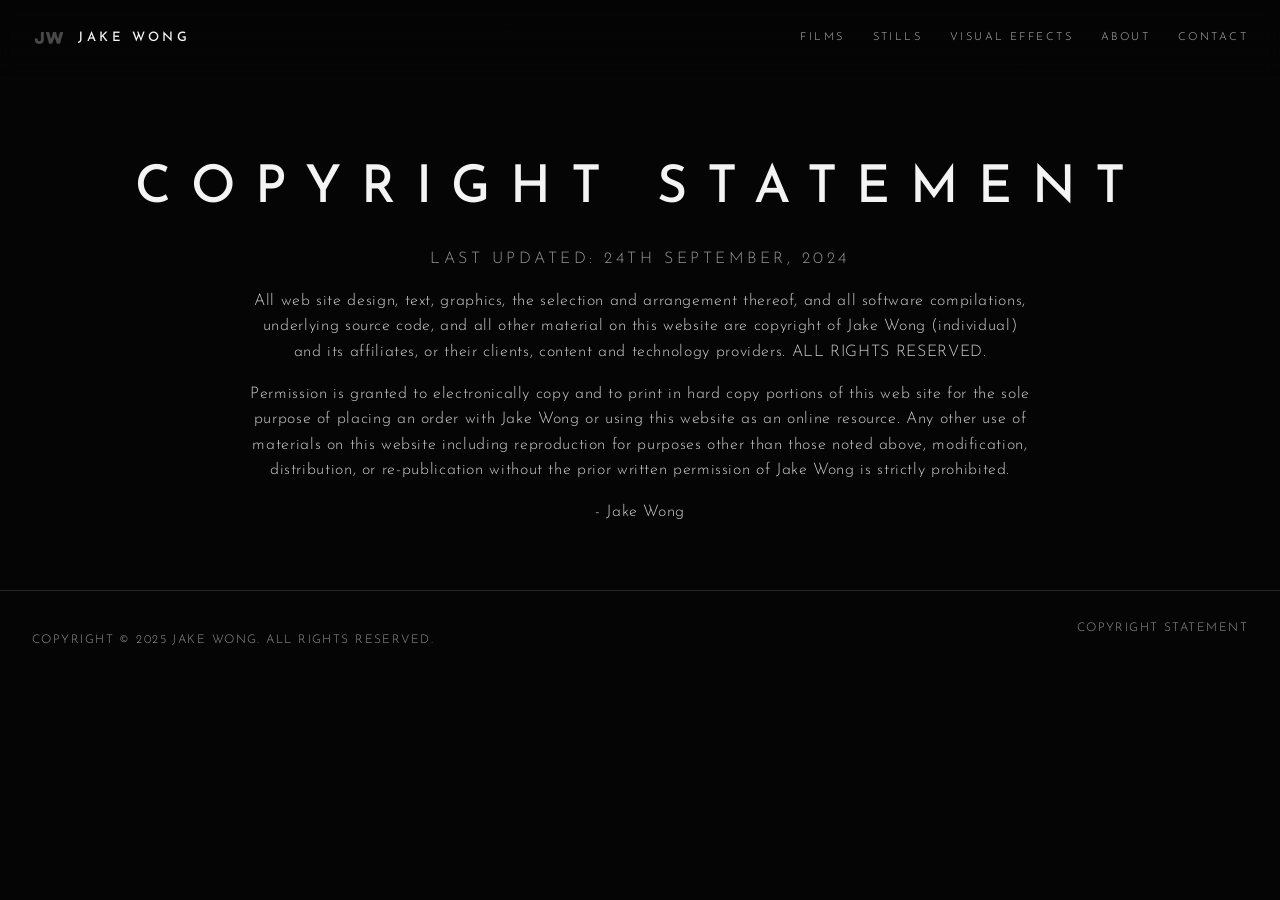
<file: copyright.html>
<!DOCTYPE html>
<html lang="en">
<head>
  <meta charset="UTF-8">
  <meta name="viewport" content="width=device-width, initial-scale=1">
  <title>Copyright Statement | Jake Wong</title>
  <meta name="description" content="Copyright statement for jake-wong.com.">
  <link rel="icon" href="assets/images/web/4fa14d_7be3fbebd9a24fb7afb45a71a36d81fd~mv2.png">
  <link rel="preconnect" href="https://fonts.googleapis.com">
  <link rel="preconnect" href="https://fonts.gstatic.com" crossorigin>
  <link href="https://fonts.googleapis.com/css2?family=Josefin+Sans:ital,wght@0,300;0,400;0,500;0,600;1,300&display=swap" rel="stylesheet">
  <link rel="stylesheet" href="assets/css/styles.css">
</head>
<body>
<header class="site-header">
  <a class="brand" href="index.html"><img src="assets/images/web/4fa14d_7be3fbebd9a24fb7afb45a71a36d81fd~mv2.png" alt="Jake Wong"><span>JAKE WONG</span></a>
  <button class="nav-toggle" aria-label="Menu"><span></span></button>
  <nav class="nav">
    <a href="index.html#films">Films</a>
    <a href="index.html#stills">Stills</a>
    <a href="index.html#visual-effects">Visual Effects</a>
    <a href="index.html#about">About</a>
    <a href="index.html#contact">Contact</a>
  </nav>
</header>

<section class="page-hero">
  <h1>Copyright Statement</h1>
  <p class="tag">Last updated: 24th September, 2024</p>
  <div class="legal">
    <p>All web site design, text, graphics, the selection and arrangement thereof, and all software compilations, underlying source code, and all other material on this website are copyright of Jake Wong (individual) and its affiliates, or their clients, content and technology providers. ALL RIGHTS RESERVED.</p>
    <p>Permission is granted to electronically copy and to print in hard copy portions of this web site for the sole purpose of placing an order with Jake Wong or using this website as an online resource. Any other use of materials on this website including reproduction for purposes other than those noted above, modification, distribution, or re-publication without the prior written permission of Jake Wong is strictly prohibited.</p>
    <p>- Jake Wong</p>
  </div>
</section>

<footer class="site-footer">
  <p>Copyright &copy; 2025 Jake Wong. All Rights Reserved.</p>
  <a href="copyright.html">Copyright Statement</a>
</footer>
<div class="lightbox" aria-hidden="true"><button class="lightbox-close" aria-label="Close">&times;</button><img alt=""></div>
<script src="assets/js/main.js"></script>
</body>
</html>
</file>
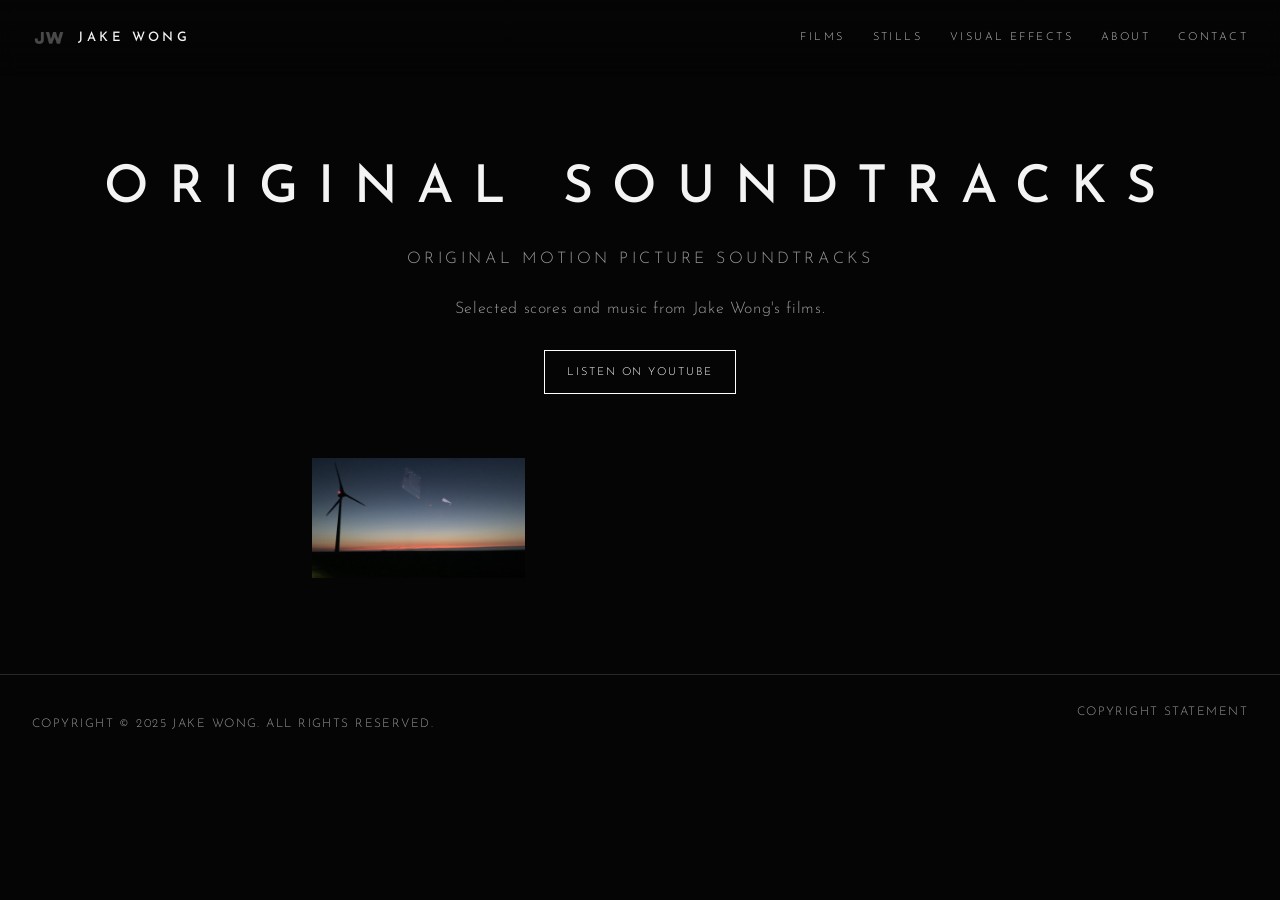
<file: soundtracks.html>
<!DOCTYPE html>
<html lang="en">
<head>
  <meta charset="UTF-8">
  <meta name="viewport" content="width=device-width, initial-scale=1">
  <title>Jake Wong | Original Soundtracks</title>
  <meta name="description" content="Original motion picture soundtracks by Jake Wong.">
  <link rel="icon" href="assets/images/web/4fa14d_7be3fbebd9a24fb7afb45a71a36d81fd~mv2.png">
  <link rel="preconnect" href="https://fonts.googleapis.com">
  <link rel="preconnect" href="https://fonts.gstatic.com" crossorigin>
  <link href="https://fonts.googleapis.com/css2?family=Josefin+Sans:ital,wght@0,300;0,400;0,500;0,600;1,300&display=swap" rel="stylesheet">
  <link rel="stylesheet" href="assets/css/styles.css">
</head>
<body>
<header class="site-header">
  <a class="brand" href="index.html"><img src="assets/images/web/4fa14d_7be3fbebd9a24fb7afb45a71a36d81fd~mv2.png" alt="Jake Wong"><span>JAKE WONG</span></a>
  <button class="nav-toggle" aria-label="Menu"><span></span></button>
  <nav class="nav">
    <a href="index.html#films">Films</a>
    <a href="index.html#stills">Stills</a>
    <a href="index.html#visual-effects">Visual Effects</a>
    <a href="index.html#about">About</a>
    <a href="index.html#contact">Contact</a>
  </nav>
</header>

<section class="page-hero">
  <h1>Original Soundtracks</h1>
  <p class="tag">Original motion picture soundtracks</p>
  <p class="credits">Selected scores and music from Jake Wong's films.</p>
  <p style="margin-top:28px"><a class="btn" href="https://www.youtube.com/@Jake-Wong" target="_blank" rel="noopener">Listen on YouTube</a></p>
</section>
<div class="shot-grid" style="max-width:720px">
<a class="shot" href="assets/images/web/4fa14d_0d6f162febf74e8cac406964ced6bd1c~mv2.jpg" data-full="assets/images/web/4fa14d_0d6f162febf74e8cac406964ced6bd1c~mv2.jpg"><img src="assets/images/web/4fa14d_0d6f162febf74e8cac406964ced6bd1c~mv2.jpg" alt="" loading="lazy"></a>
</div>

<footer class="site-footer">
  <p>Copyright &copy; 2025 Jake Wong. All Rights Reserved.</p>
  <a href="copyright.html">Copyright Statement</a>
</footer>
<div class="lightbox" aria-hidden="true"><button class="lightbox-close" aria-label="Close">&times;</button><img alt=""></div>
<script src="assets/js/main.js"></script>
</body>
</html>
</file>
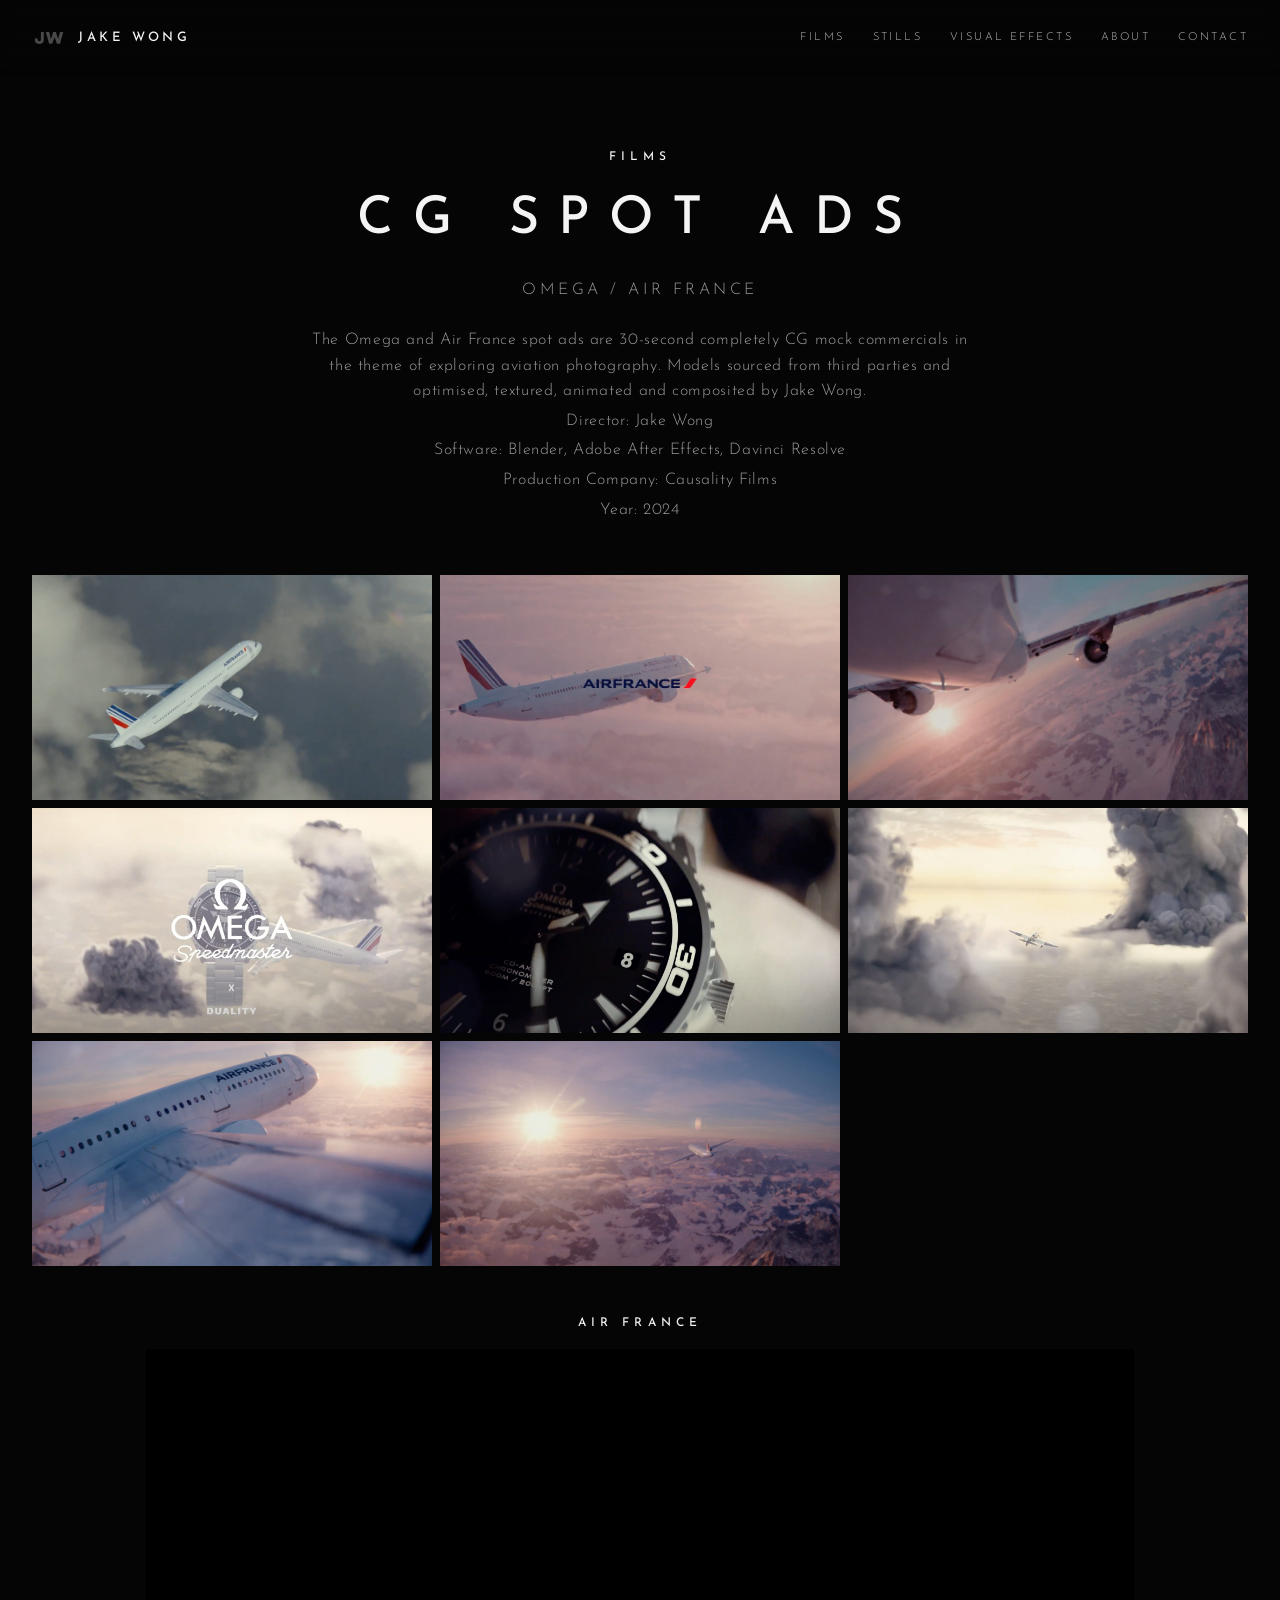
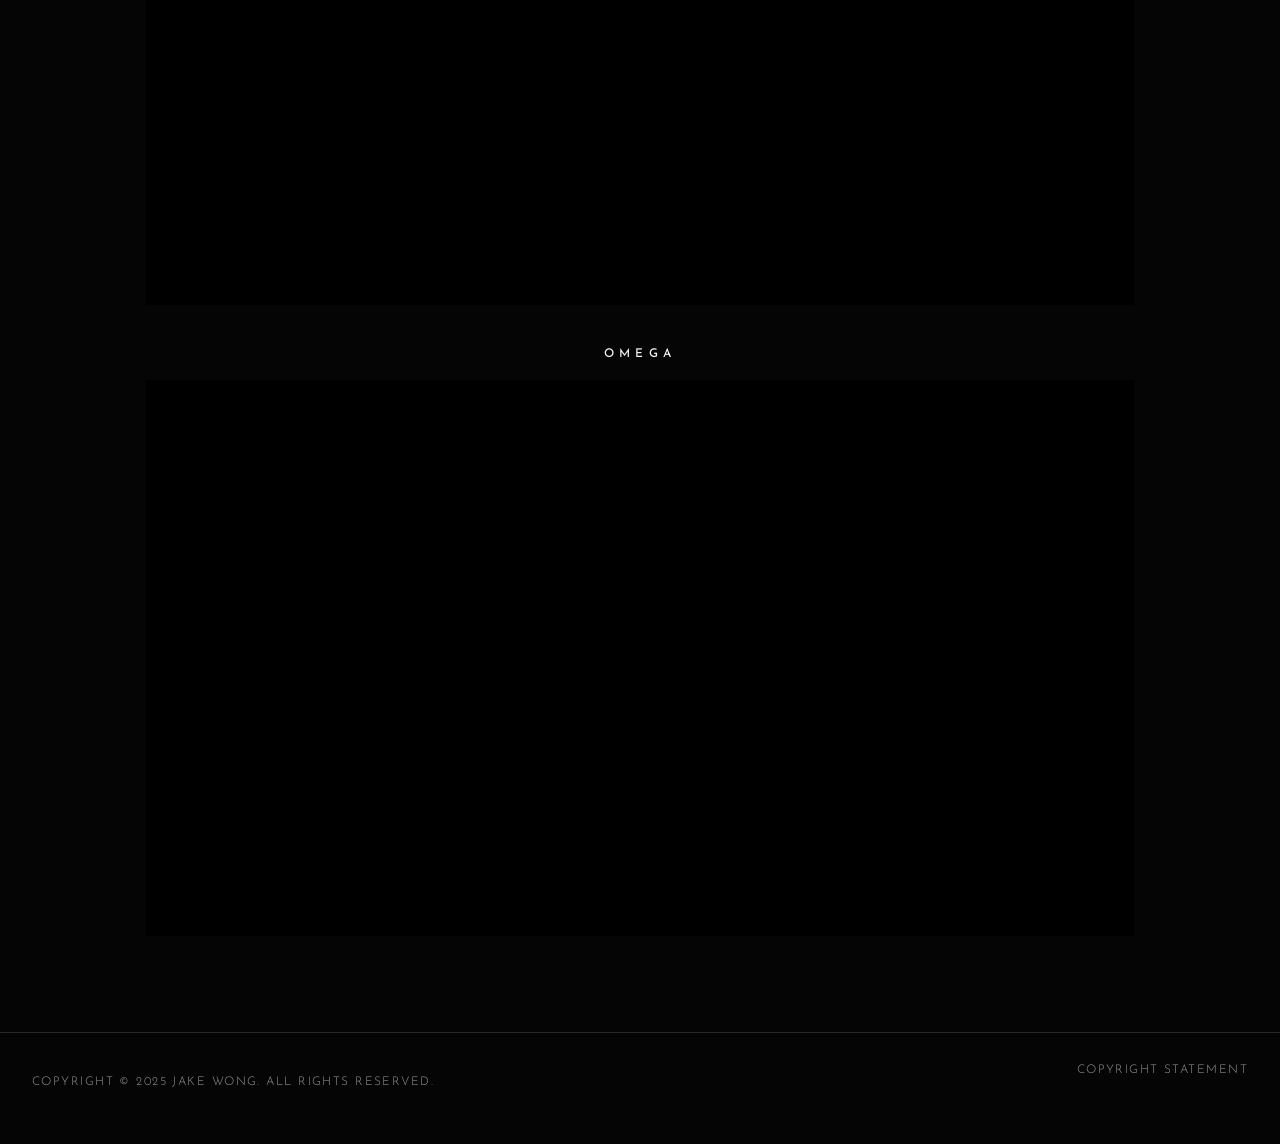
<file: films/cg-spot-ads.html>
<!DOCTYPE html>
<html lang="en">
<head>
  <meta charset="UTF-8">
  <meta name="viewport" content="width=device-width, initial-scale=1">
  <title>CG Spot Ads | Directed by Jake Wong</title>
  <meta name="description" content="Omega and Air France CG spot ads by Jake Wong.">
  <link rel="icon" href="../assets/images/web/4fa14d_7be3fbebd9a24fb7afb45a71a36d81fd~mv2.png">
  <link rel="preconnect" href="https://fonts.googleapis.com">
  <link rel="preconnect" href="https://fonts.gstatic.com" crossorigin>
  <link href="https://fonts.googleapis.com/css2?family=Josefin+Sans:ital,wght@0,300;0,400;0,500;0,600;1,300&display=swap" rel="stylesheet">
  <link rel="stylesheet" href="../assets/css/styles.css">
</head>
<body>
<header class="site-header">
  <a class="brand" href="../index.html"><img src="../assets/images/web/4fa14d_7be3fbebd9a24fb7afb45a71a36d81fd~mv2.png" alt="Jake Wong"><span>JAKE WONG</span></a>
  <button class="nav-toggle" aria-label="Menu"><span></span></button>
  <nav class="nav">
    <a href="../index.html#films">Films</a>
    <a href="../index.html#stills">Stills</a>
    <a href="../index.html#visual-effects">Visual Effects</a>
    <a href="../index.html#about">About</a>
    <a href="../index.html#contact">Contact</a>
  </nav>
</header>

<section class="page-hero">
  <p class="section-kicker">Films</p>
  <h1>CG Spot Ads</h1>
  <p class="tag">Omega / Air France</p>
  <div class="credits">
    <p>The Omega and Air France spot ads are 30-second completely CG mock commercials in the theme of exploring aviation photography. Models sourced from third parties and optimised, textured, animated and composited by Jake Wong.</p>
    <p>Director: Jake Wong</p>
    <p>Software: Blender, Adobe After Effects, Davinci Resolve</p>
    <p>Production Company: Causality Films</p>
    <p>Year: 2024</p>
  </div>
</section>
<div class="shot-grid">
<a class="shot" href="../assets/images/web/4fa14d_9e6dd80076ce4e1caa3098fb5eb25601~mv2.jpg" data-full="../assets/images/web/4fa14d_9e6dd80076ce4e1caa3098fb5eb25601~mv2.jpg"><img src="../assets/images/web/4fa14d_9e6dd80076ce4e1caa3098fb5eb25601~mv2.jpg" alt="" loading="lazy"></a>
<a class="shot" href="../assets/images/web/4fa14d_3216b571edc0473ea1495e871de0df04~mv2.jpg" data-full="../assets/images/web/4fa14d_3216b571edc0473ea1495e871de0df04~mv2.jpg"><img src="../assets/images/web/4fa14d_3216b571edc0473ea1495e871de0df04~mv2.jpg" alt="" loading="lazy"></a>
<a class="shot" href="../assets/images/web/4fa14d_09fe06572d2944589a63309930965994~mv2.jpg" data-full="../assets/images/web/4fa14d_09fe06572d2944589a63309930965994~mv2.jpg"><img src="../assets/images/web/4fa14d_09fe06572d2944589a63309930965994~mv2.jpg" alt="" loading="lazy"></a>
<a class="shot" href="../assets/images/web/4fa14d_6f8a3c651f8f454388a2c6f868458836~mv2.jpg" data-full="../assets/images/web/4fa14d_6f8a3c651f8f454388a2c6f868458836~mv2.jpg"><img src="../assets/images/web/4fa14d_6f8a3c651f8f454388a2c6f868458836~mv2.jpg" alt="" loading="lazy"></a>
<a class="shot" href="../assets/images/web/4fa14d_c3c240ba2f4c4b118b0385858efc6f4b~mv2.jpg" data-full="../assets/images/web/4fa14d_c3c240ba2f4c4b118b0385858efc6f4b~mv2.jpg"><img src="../assets/images/web/4fa14d_c3c240ba2f4c4b118b0385858efc6f4b~mv2.jpg" alt="" loading="lazy"></a>
<a class="shot" href="../assets/images/web/4fa14d_3f03fc8675a64f00969e282afe39b6f9~mv2.jpg" data-full="../assets/images/web/4fa14d_3f03fc8675a64f00969e282afe39b6f9~mv2.jpg"><img src="../assets/images/web/4fa14d_3f03fc8675a64f00969e282afe39b6f9~mv2.jpg" alt="" loading="lazy"></a>
<a class="shot" href="../assets/images/web/4fa14d_103a35770fe14ad3a8f4f162daadbb5b~mv2.jpg" data-full="../assets/images/web/4fa14d_103a35770fe14ad3a8f4f162daadbb5b~mv2.jpg"><img src="../assets/images/web/4fa14d_103a35770fe14ad3a8f4f162daadbb5b~mv2.jpg" alt="" loading="lazy"></a>
<a class="shot" href="../assets/images/web/4fa14d_92b171413ad646ac8ee3143e2db205cb~mv2.jpg" data-full="../assets/images/web/4fa14d_92b171413ad646ac8ee3143e2db205cb~mv2.jpg"><img src="../assets/images/web/4fa14d_92b171413ad646ac8ee3143e2db205cb~mv2.jpg" alt="" loading="lazy"></a>
</div>
<div class="film-videos">
  <p class="section-kicker film-video-label">Air France</p>
  <div class="embed">
    <iframe src="https://www.youtube-nocookie.com/embed/cWkjNWVV4tc" title="Air France CG Spot Ad" allow="accelerometer; autoplay; clipboard-write; encrypted-media; gyroscope; picture-in-picture; web-share" allowfullscreen loading="lazy"></iframe>
  </div>
  <p class="section-kicker film-video-label">Omega</p>
  <div class="embed">
    <iframe src="https://www.youtube-nocookie.com/embed/g7y_sTeHxgs" title="Omega CG Spot Ad" allow="accelerometer; autoplay; clipboard-write; encrypted-media; gyroscope; picture-in-picture; web-share" allowfullscreen loading="lazy"></iframe>
  </div>
</div>

<footer class="site-footer">
  <p>Copyright &copy; 2025 Jake Wong. All Rights Reserved.</p>
  <a href="../copyright.html">Copyright Statement</a>
</footer>
<div class="lightbox" aria-hidden="true"><button class="lightbox-close" aria-label="Close">&times;</button><img alt=""></div>
<script src="../assets/js/main.js"></script>
</body>
</html>
</file>
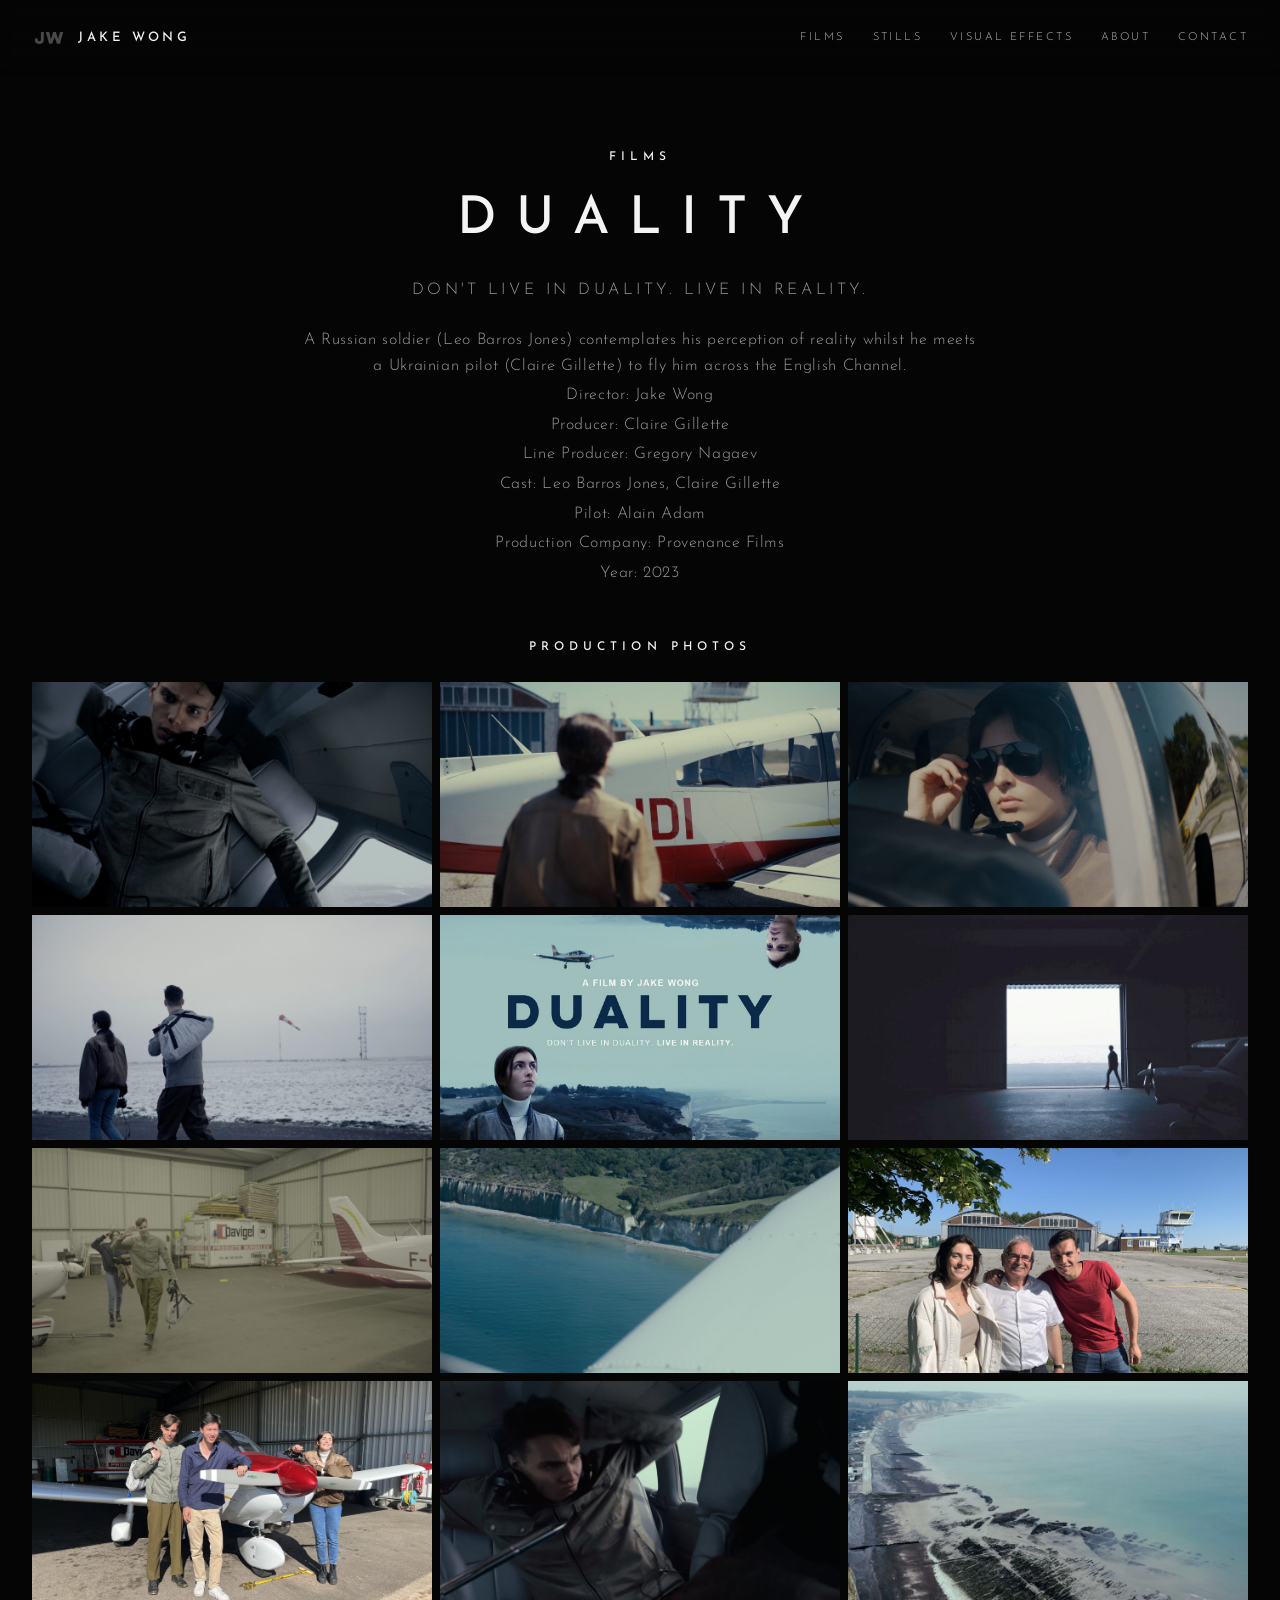
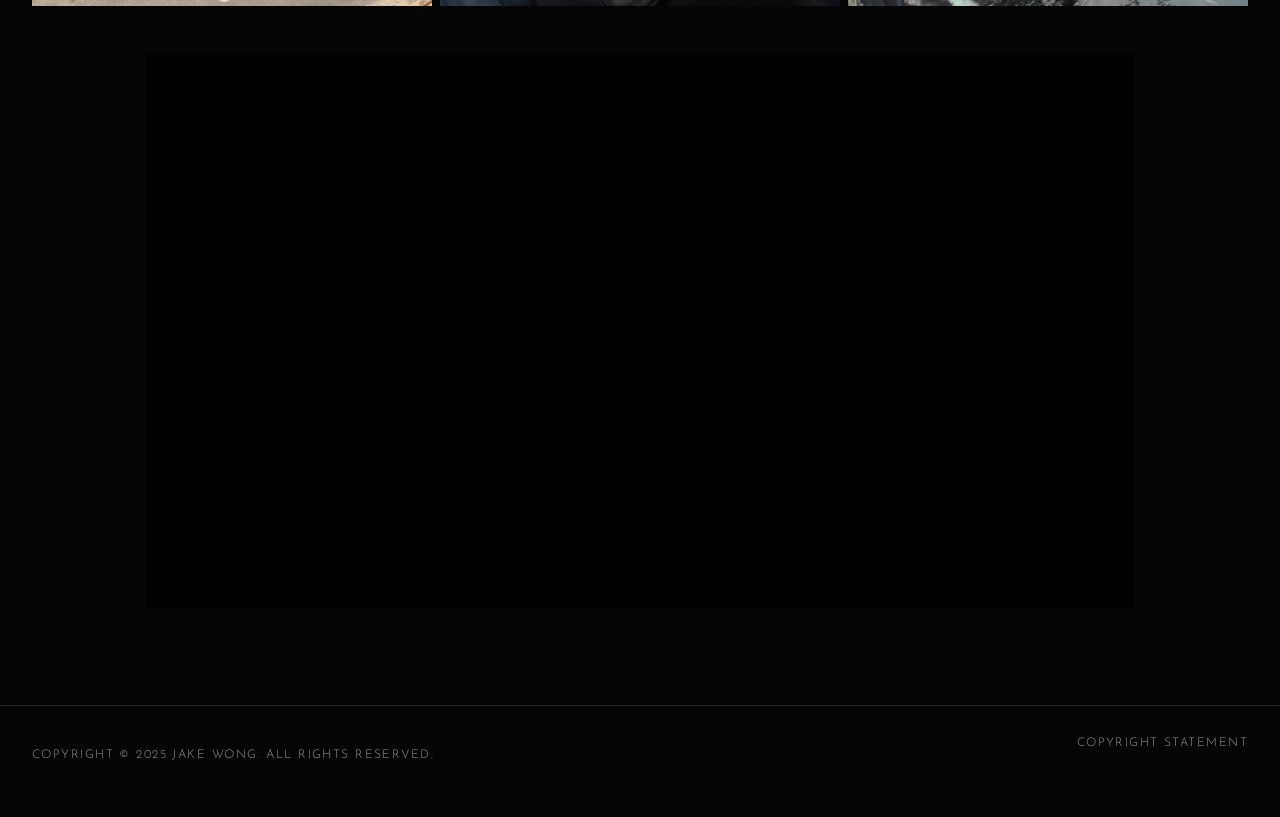
<file: films/duality.html>
<!DOCTYPE html>
<html lang="en">
<head>
  <meta charset="UTF-8">
  <meta name="viewport" content="width=device-width, initial-scale=1">
  <title>Duality | Directed by Jake Wong</title>
  <meta name="description" content="Duality, a narrative short directed by Jake Wong.">
  <link rel="icon" href="../assets/images/web/4fa14d_7be3fbebd9a24fb7afb45a71a36d81fd~mv2.png">
  <link rel="preconnect" href="https://fonts.googleapis.com">
  <link rel="preconnect" href="https://fonts.gstatic.com" crossorigin>
  <link href="https://fonts.googleapis.com/css2?family=Josefin+Sans:ital,wght@0,300;0,400;0,500;0,600;1,300&display=swap" rel="stylesheet">
  <link rel="stylesheet" href="../assets/css/styles.css">
</head>
<body>
<header class="site-header">
  <a class="brand" href="../index.html"><img src="../assets/images/web/4fa14d_7be3fbebd9a24fb7afb45a71a36d81fd~mv2.png" alt="Jake Wong"><span>JAKE WONG</span></a>
  <button class="nav-toggle" aria-label="Menu"><span></span></button>
  <nav class="nav">
    <a href="../index.html#films">Films</a>
    <a href="../index.html#stills">Stills</a>
    <a href="../index.html#visual-effects">Visual Effects</a>
    <a href="../index.html#about">About</a>
    <a href="../index.html#contact">Contact</a>
  </nav>
</header>

<section class="page-hero">
  <p class="section-kicker">Films</p>
  <h1>Duality</h1>
  <p class="tag">Don't live in duality. Live in reality.</p>
  <div class="credits">
    <p>A Russian soldier (Leo Barros Jones) contemplates his perception of reality whilst he meets a Ukrainian pilot (Claire Gillette) to fly him across the English Channel.</p>
    <p>Director: Jake Wong</p>
    <p>Producer: Claire Gillette</p>
    <p>Line Producer: Gregory Nagaev</p>
    <p>Cast: Leo Barros Jones, Claire Gillette</p>
    <p>Pilot: Alain Adam</p>
    <p>Production Company: Provenance Films</p>
    <p>Year: 2023</p>
  </div>
</section>
<h2 class="section-kicker" style="text-align:center;margin-bottom:24px">Production Photos</h2>
<div class="shot-grid">
<a class="shot" href="../assets/images/web/4fa14d_0250ae1b483746a1af9ba362347fef13~mv2.jpg" data-full="../assets/images/web/4fa14d_0250ae1b483746a1af9ba362347fef13~mv2.jpg"><img src="../assets/images/web/4fa14d_0250ae1b483746a1af9ba362347fef13~mv2.jpg" alt="" loading="lazy"></a>
<a class="shot" href="../assets/images/web/4fa14d_7f05936308194885b5c25e63abe31123~mv2.jpg" data-full="../assets/images/web/4fa14d_7f05936308194885b5c25e63abe31123~mv2.jpg"><img src="../assets/images/web/4fa14d_7f05936308194885b5c25e63abe31123~mv2.jpg" alt="" loading="lazy"></a>
<a class="shot" href="../assets/images/web/4fa14d_2c5a10f00e0e4f8f98884191ca051bc0~mv2.jpg" data-full="../assets/images/web/4fa14d_2c5a10f00e0e4f8f98884191ca051bc0~mv2.jpg"><img src="../assets/images/web/4fa14d_2c5a10f00e0e4f8f98884191ca051bc0~mv2.jpg" alt="" loading="lazy"></a>
<a class="shot" href="../assets/images/web/4fa14d_527312a683c14aceb20938bb2514b67d~mv2.jpg" data-full="../assets/images/web/4fa14d_527312a683c14aceb20938bb2514b67d~mv2.jpg"><img src="../assets/images/web/4fa14d_527312a683c14aceb20938bb2514b67d~mv2.jpg" alt="" loading="lazy"></a>
<a class="shot" href="../assets/images/web/4fa14d_68ca9b73ed414c8a9772093023861802~mv2.jpg" data-full="../assets/images/web/4fa14d_68ca9b73ed414c8a9772093023861802~mv2.jpg"><img src="../assets/images/web/4fa14d_68ca9b73ed414c8a9772093023861802~mv2.jpg" alt="" loading="lazy"></a>
<a class="shot" href="../assets/images/web/4fa14d_6a90e0f1e745456f8a1dadd3e79f3db8~mv2.jpg" data-full="../assets/images/web/4fa14d_6a90e0f1e745456f8a1dadd3e79f3db8~mv2.jpg"><img src="../assets/images/web/4fa14d_6a90e0f1e745456f8a1dadd3e79f3db8~mv2.jpg" alt="" loading="lazy"></a>
<a class="shot" href="../assets/images/web/4fa14d_8a30db9cd3384d47b473e65bd14869dc~mv2.jpg" data-full="../assets/images/web/4fa14d_8a30db9cd3384d47b473e65bd14869dc~mv2.jpg"><img src="../assets/images/web/4fa14d_8a30db9cd3384d47b473e65bd14869dc~mv2.jpg" alt="" loading="lazy"></a>
<a class="shot" href="../assets/images/web/4fa14d_c84d8fcbda3949479b270e77465c46ce~mv2.jpg" data-full="../assets/images/web/4fa14d_c84d8fcbda3949479b270e77465c46ce~mv2.jpg"><img src="../assets/images/web/4fa14d_c84d8fcbda3949479b270e77465c46ce~mv2.jpg" alt="" loading="lazy"></a>
<a class="shot" href="../assets/images/web/4fa14d_e76939f1f975414f81dc3efa12822dd1~mv2.jpg" data-full="../assets/images/web/4fa14d_e76939f1f975414f81dc3efa12822dd1~mv2.jpg"><img src="../assets/images/web/4fa14d_e76939f1f975414f81dc3efa12822dd1~mv2.jpg" alt="" loading="lazy"></a>
<a class="shot" href="../assets/images/web/4fa14d_ee35eeb8e5fa4241901d6ed6f0262927~mv2.jpg" data-full="../assets/images/web/4fa14d_ee35eeb8e5fa4241901d6ed6f0262927~mv2.jpg"><img src="../assets/images/web/4fa14d_ee35eeb8e5fa4241901d6ed6f0262927~mv2.jpg" alt="" loading="lazy"></a>
<a class="shot" href="../assets/images/web/4fa14d_f04ce86bab194ad2b01f7e5484ffd2fa~mv2.jpg" data-full="../assets/images/web/4fa14d_f04ce86bab194ad2b01f7e5484ffd2fa~mv2.jpg"><img src="../assets/images/web/4fa14d_f04ce86bab194ad2b01f7e5484ffd2fa~mv2.jpg" alt="" loading="lazy"></a>
<a class="shot" href="../assets/images/web/4fa14d_240b63287d9e4429a636db1d58c60a4b~mv2.jpg" data-full="../assets/images/web/4fa14d_240b63287d9e4429a636db1d58c60a4b~mv2.jpg"><img src="../assets/images/web/4fa14d_240b63287d9e4429a636db1d58c60a4b~mv2.jpg" alt="" loading="lazy"></a>
</div>
<div class="film-videos">
  <div class="embed">
    <iframe src="https://www.youtube-nocookie.com/embed/Rt-OwuFeF70" title="Duality" allow="accelerometer; autoplay; clipboard-write; encrypted-media; gyroscope; picture-in-picture; web-share" allowfullscreen loading="lazy"></iframe>
  </div>
</div>

<footer class="site-footer">
  <p>Copyright &copy; 2025 Jake Wong. All Rights Reserved.</p>
  <a href="../copyright.html">Copyright Statement</a>
</footer>
<div class="lightbox" aria-hidden="true"><button class="lightbox-close" aria-label="Close">&times;</button><img alt=""></div>
<script src="../assets/js/main.js"></script>
</body>
</html>
</file>
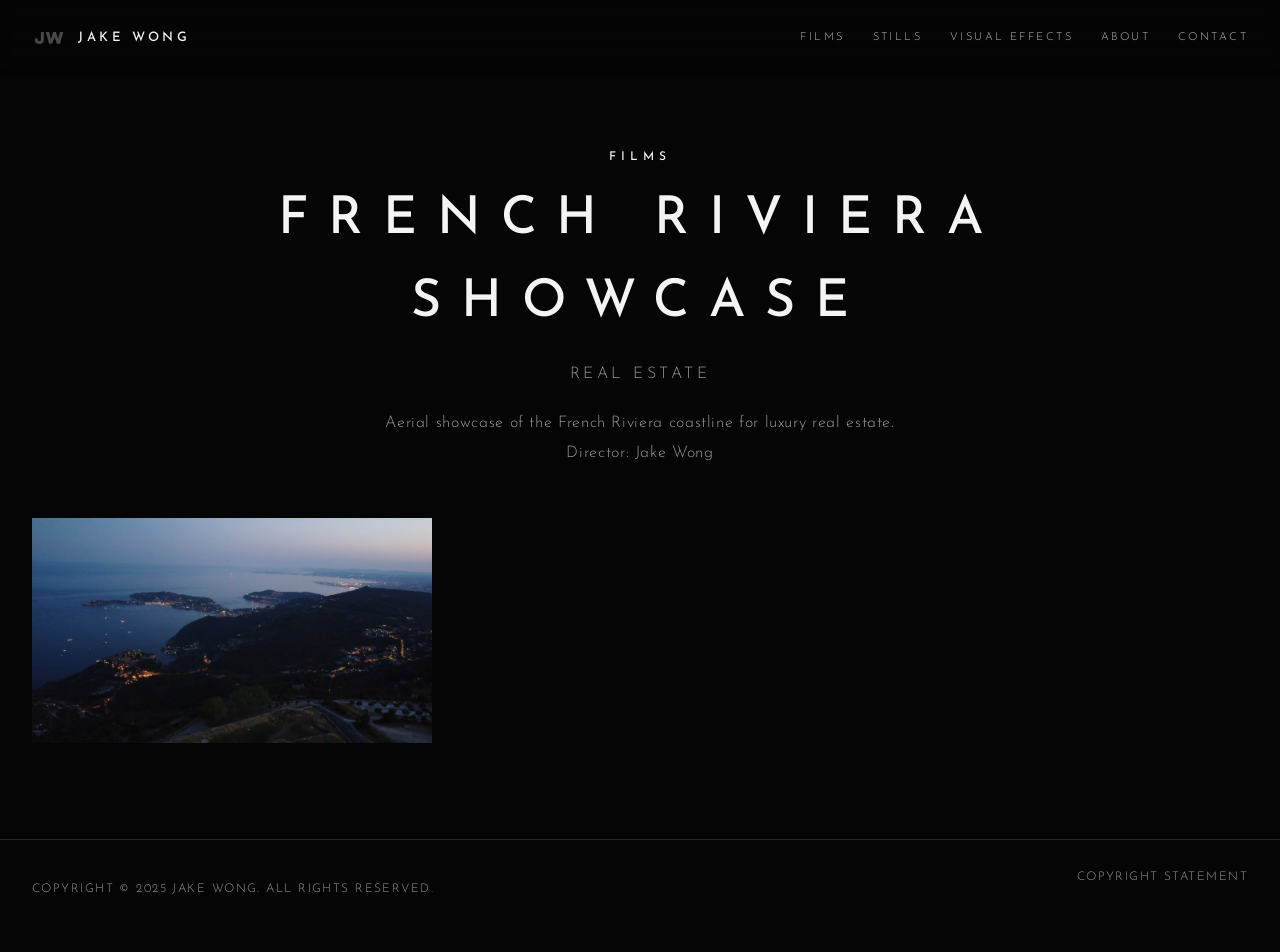
<file: films/french-riviera-showcase.html>
<!DOCTYPE html>
<html lang="en">
<head>
  <meta charset="UTF-8">
  <meta name="viewport" content="width=device-width, initial-scale=1">
  <title>French Riviera Showcase | Directed by Jake Wong</title>
  <meta name="description" content="Aerial real estate showcase of the French Riviera by Jake Wong.">
  <link rel="icon" href="../assets/images/web/4fa14d_7be3fbebd9a24fb7afb45a71a36d81fd~mv2.png">
  <link rel="preconnect" href="https://fonts.googleapis.com">
  <link rel="preconnect" href="https://fonts.gstatic.com" crossorigin>
  <link href="https://fonts.googleapis.com/css2?family=Josefin+Sans:ital,wght@0,300;0,400;0,500;0,600;1,300&display=swap" rel="stylesheet">
  <link rel="stylesheet" href="../assets/css/styles.css">
</head>
<body>
<header class="site-header">
  <a class="brand" href="../index.html"><img src="../assets/images/web/4fa14d_7be3fbebd9a24fb7afb45a71a36d81fd~mv2.png" alt="Jake Wong"><span>JAKE WONG</span></a>
  <button class="nav-toggle" aria-label="Menu"><span></span></button>
  <nav class="nav">
    <a href="../index.html#films">Films</a>
    <a href="../index.html#stills">Stills</a>
    <a href="../index.html#visual-effects">Visual Effects</a>
    <a href="../index.html#about">About</a>
    <a href="../index.html#contact">Contact</a>
  </nav>
</header>

<section class="page-hero">
  <p class="section-kicker">Films</p>
  <h1>French Riviera Showcase</h1>
  <p class="tag">Real Estate</p>
  <div class="credits">
    <p>Aerial showcase of the French Riviera coastline for luxury real estate.</p>
    <p>Director: Jake Wong</p>
  </div>
</section>
<div class="shot-grid">
<a class="shot" href="../assets/images/web/french-riviera-showcase.jpg" data-full="../assets/images/web/french-riviera-showcase.jpg"><img src="../assets/images/web/french-riviera-showcase.jpg" alt="" loading="lazy"></a>
</div>

<footer class="site-footer">
  <p>Copyright &copy; 2025 Jake Wong. All Rights Reserved.</p>
  <a href="../copyright.html">Copyright Statement</a>
</footer>
<div class="lightbox" aria-hidden="true"><button class="lightbox-close" aria-label="Close">&times;</button><img alt=""></div>
<script src="../assets/js/main.js"></script>
</body>
</html>
</file>
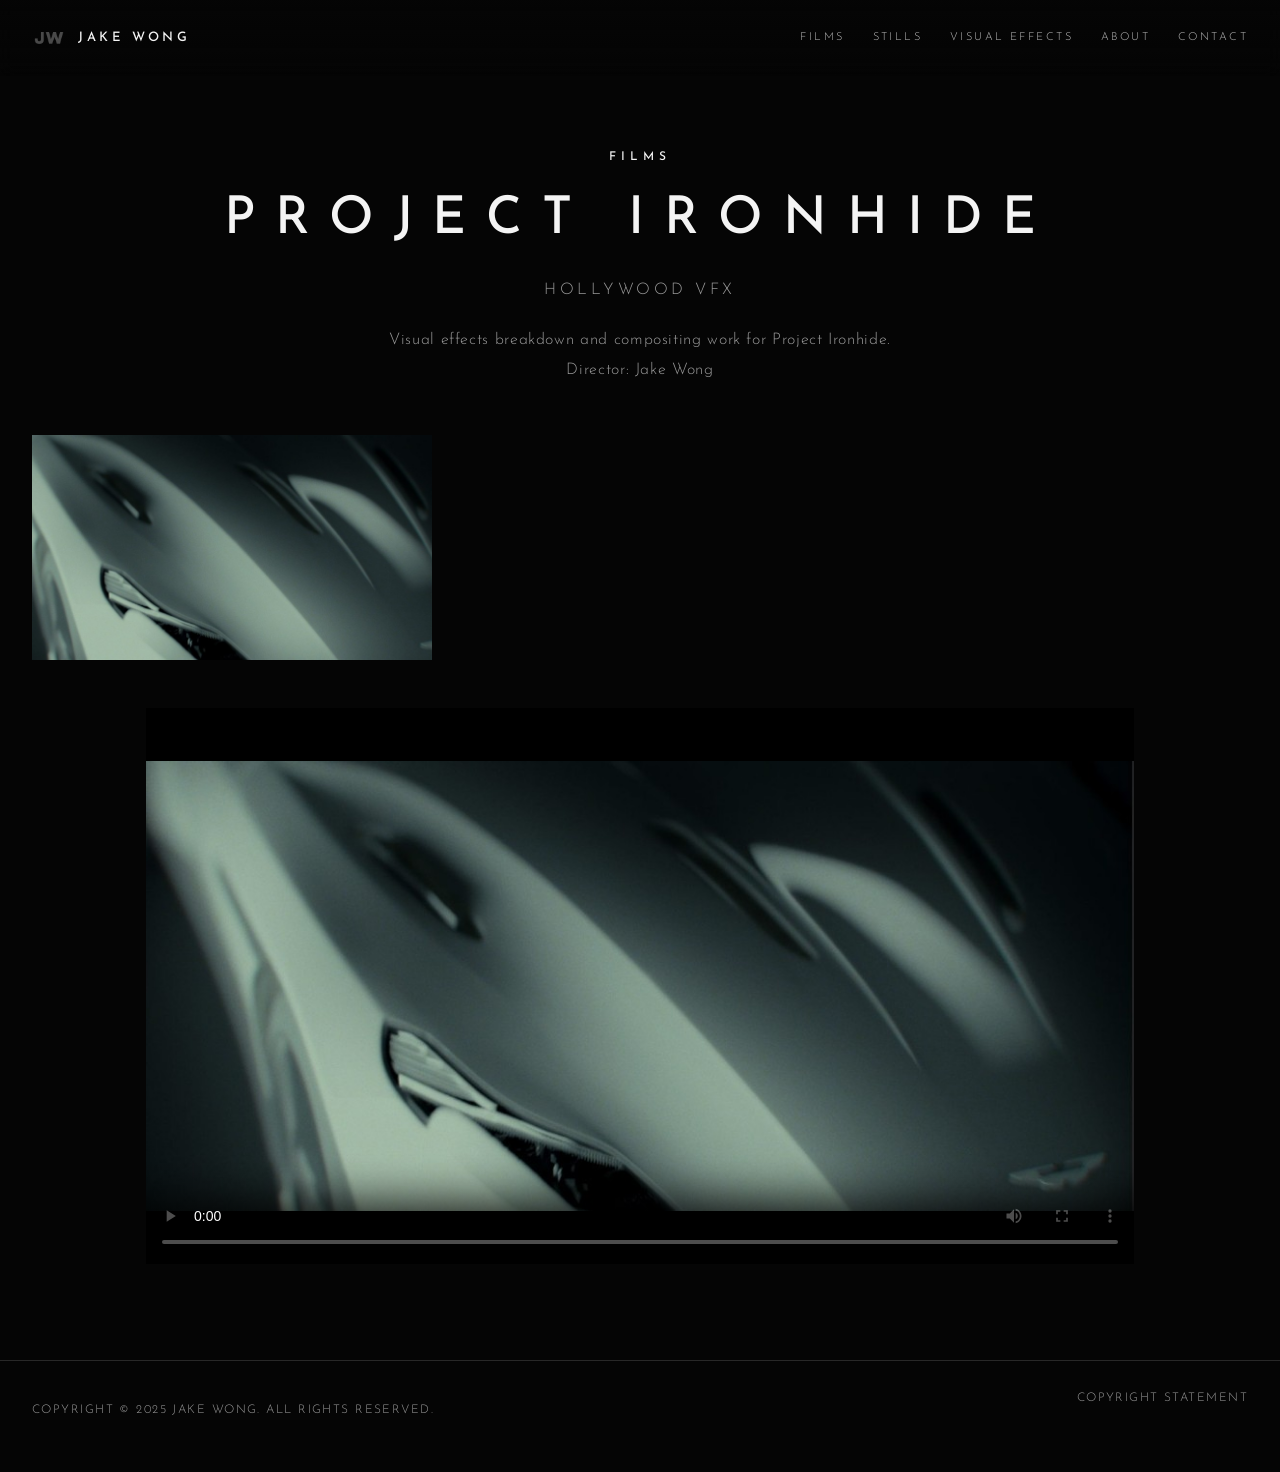
<file: films/project-ironhide.html>
<!DOCTYPE html>
<html lang="en">
<head>
  <meta charset="UTF-8">
  <meta name="viewport" content="width=device-width, initial-scale=1">
  <title>Project Ironhide | Directed by Jake Wong</title>
  <meta name="description" content="Hollywood VFX work on Project Ironhide by Jake Wong.">
  <link rel="icon" href="../assets/images/web/4fa14d_7be3fbebd9a24fb7afb45a71a36d81fd~mv2.png">
  <link rel="preconnect" href="https://fonts.googleapis.com">
  <link rel="preconnect" href="https://fonts.gstatic.com" crossorigin>
  <link href="https://fonts.googleapis.com/css2?family=Josefin+Sans:ital,wght@0,300;0,400;0,500;0,600;1,300&display=swap" rel="stylesheet">
  <link rel="stylesheet" href="../assets/css/styles.css">
</head>
<body>
<header class="site-header">
  <a class="brand" href="../index.html"><img src="../assets/images/web/4fa14d_7be3fbebd9a24fb7afb45a71a36d81fd~mv2.png" alt="Jake Wong"><span>JAKE WONG</span></a>
  <button class="nav-toggle" aria-label="Menu"><span></span></button>
  <nav class="nav">
    <a href="../index.html#films">Films</a>
    <a href="../index.html#stills">Stills</a>
    <a href="../index.html#visual-effects">Visual Effects</a>
    <a href="../index.html#about">About</a>
    <a href="../index.html#contact">Contact</a>
  </nav>
</header>

<section class="page-hero">
  <p class="section-kicker">Films</p>
  <h1>Project Ironhide</h1>
  <p class="tag">Hollywood VFX</p>
  <div class="credits">
    <p>Visual effects breakdown and compositing work for Project Ironhide.</p>
    <p>Director: Jake Wong</p>
  </div>
</section>
<div class="shot-grid">
<a class="shot" href="../assets/images/web/project-ironhide.png" data-full="../assets/images/web/project-ironhide.png"><img src="../assets/images/web/project-ironhide.png" alt="" loading="lazy"></a>
</div>
<div class="film-videos">
  <div class="embed">
    <video controls playsinline preload="metadata" poster="../assets/images/web/project-ironhide.png">
      <source src="../assets/videos/project-ironhide.mp4" type="video/mp4">
    </video>
  </div>
</div>

<footer class="site-footer">
  <p>Copyright &copy; 2025 Jake Wong. All Rights Reserved.</p>
  <a href="../copyright.html">Copyright Statement</a>
</footer>
<div class="lightbox" aria-hidden="true"><button class="lightbox-close" aria-label="Close">&times;</button><img alt=""></div>
<script src="../assets/js/main.js"></script>
</body>
</html>
</file>
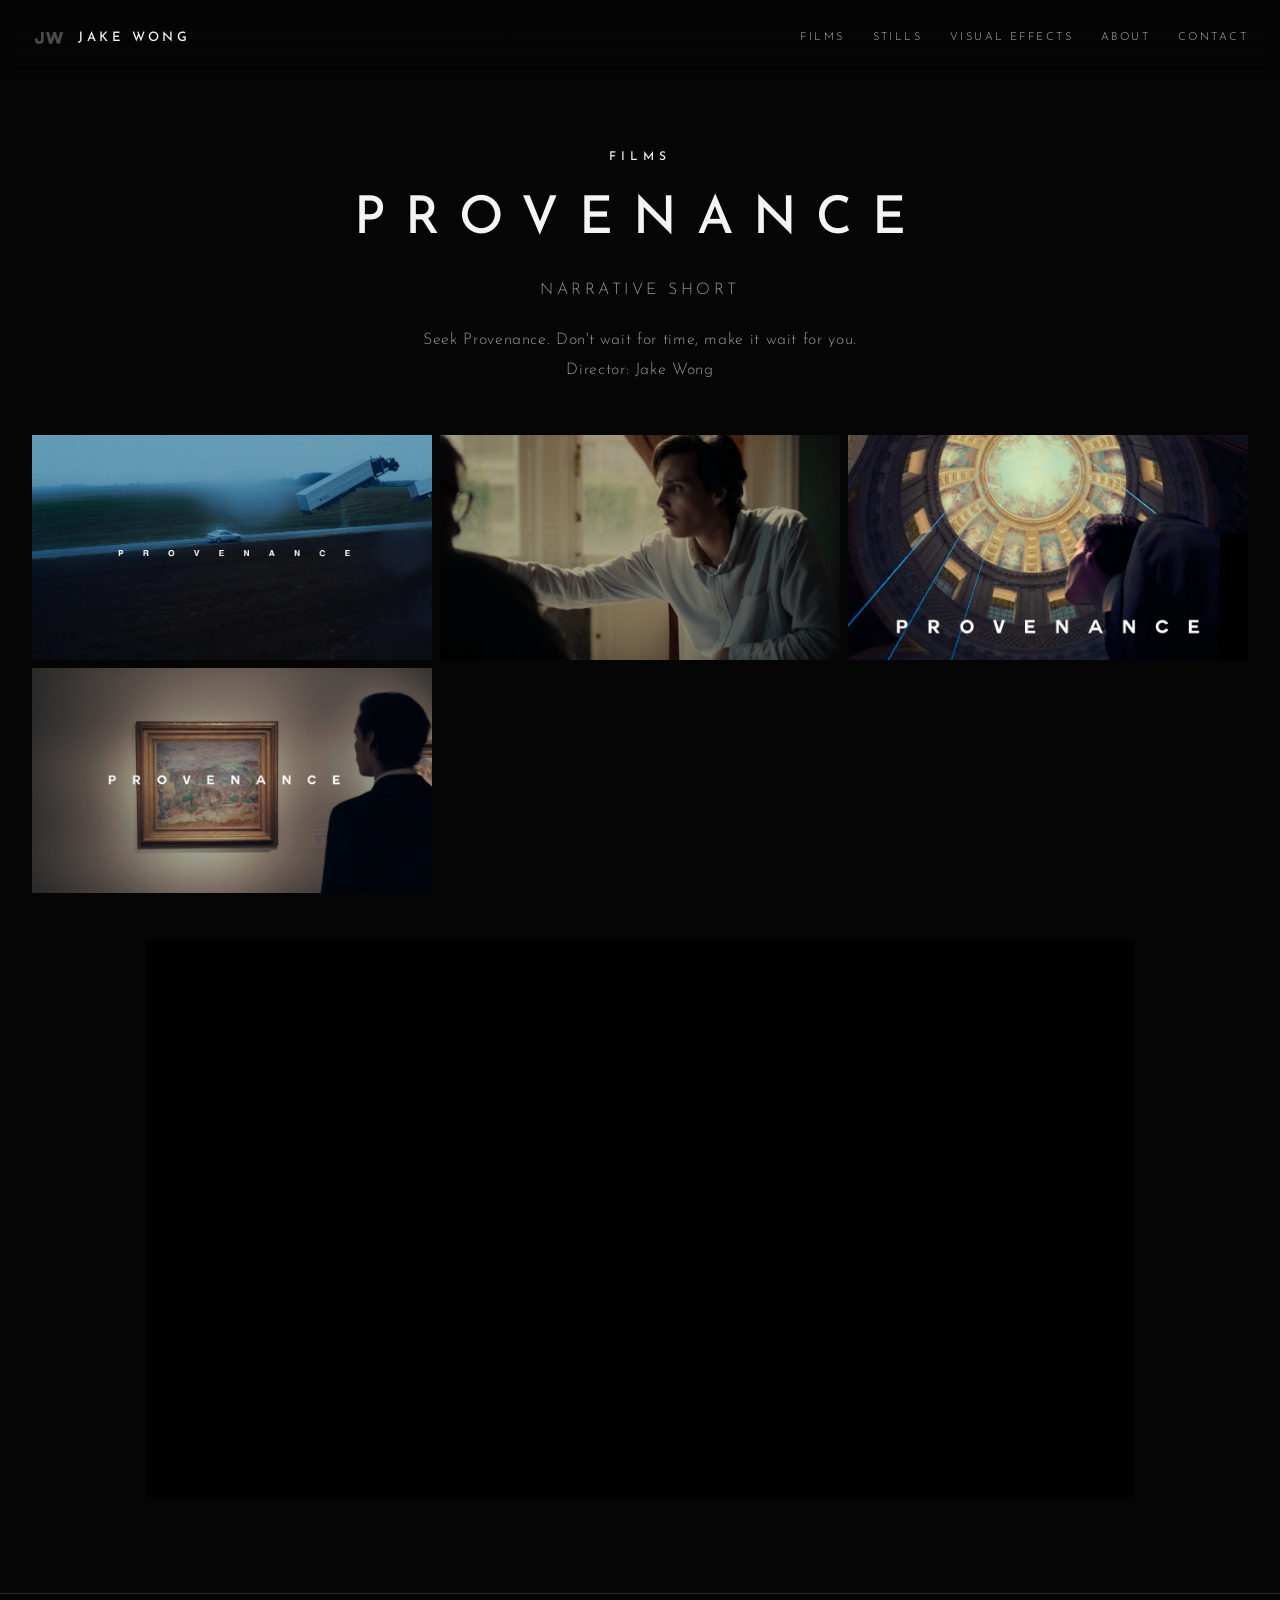
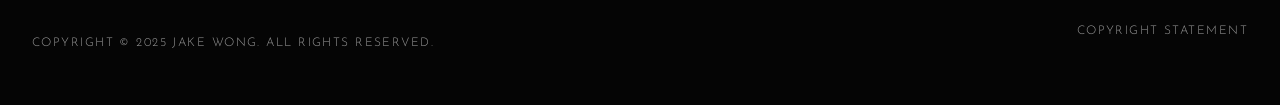
<file: films/provenance.html>
<!DOCTYPE html>
<html lang="en">
<head>
  <meta charset="UTF-8">
  <meta name="viewport" content="width=device-width, initial-scale=1">
  <title>Provenance | Directed by Jake Wong</title>
  <meta name="description" content="Provenance, a narrative short directed by Jake Wong.">
  <link rel="icon" href="../assets/images/web/4fa14d_7be3fbebd9a24fb7afb45a71a36d81fd~mv2.png">
  <link rel="preconnect" href="https://fonts.googleapis.com">
  <link rel="preconnect" href="https://fonts.gstatic.com" crossorigin>
  <link href="https://fonts.googleapis.com/css2?family=Josefin+Sans:ital,wght@0,300;0,400;0,500;0,600;1,300&display=swap" rel="stylesheet">
  <link rel="stylesheet" href="../assets/css/styles.css">
</head>
<body>
<header class="site-header">
  <a class="brand" href="../index.html"><img src="../assets/images/web/4fa14d_7be3fbebd9a24fb7afb45a71a36d81fd~mv2.png" alt="Jake Wong"><span>JAKE WONG</span></a>
  <button class="nav-toggle" aria-label="Menu"><span></span></button>
  <nav class="nav">
    <a href="../index.html#films">Films</a>
    <a href="../index.html#stills">Stills</a>
    <a href="../index.html#visual-effects">Visual Effects</a>
    <a href="../index.html#about">About</a>
    <a href="../index.html#contact">Contact</a>
  </nav>
</header>

<section class="page-hero">
  <p class="section-kicker">Films</p>
  <h1>Provenance</h1>
  <p class="tag">Narrative Short</p>
  <div class="credits">
    <p>Seek Provenance. Don't wait for time, make it wait for you.</p>
    <p>Director: Jake Wong</p>
  </div>
</section>
<div class="shot-grid">
<a class="shot" href="../assets/images/web/4fa14d_a42866ea65ca4fc79dca26b336c77375~mv2.jpg" data-full="../assets/images/web/4fa14d_a42866ea65ca4fc79dca26b336c77375~mv2.jpg"><img src="../assets/images/web/4fa14d_a42866ea65ca4fc79dca26b336c77375~mv2.jpg" alt="" loading="lazy"></a>
<a class="shot" href="../assets/images/web/4fa14d_e60789f682a34e0898b0d7709c58a54c~mv2.jpg" data-full="../assets/images/web/4fa14d_e60789f682a34e0898b0d7709c58a54c~mv2.jpg"><img src="../assets/images/web/4fa14d_e60789f682a34e0898b0d7709c58a54c~mv2.jpg" alt="" loading="lazy"></a>
<a class="shot" href="../assets/images/web/4fa14d_905a931947cb43f28109cecc4db4c2e1~mv2.jpg" data-full="../assets/images/web/4fa14d_905a931947cb43f28109cecc4db4c2e1~mv2.jpg"><img src="../assets/images/web/4fa14d_905a931947cb43f28109cecc4db4c2e1~mv2.jpg" alt="" loading="lazy"></a>
<a class="shot" href="../assets/images/web/4fa14d_f77222b5287a4dbe968cb68d1a462840~mv2.jpg" data-full="../assets/images/web/4fa14d_f77222b5287a4dbe968cb68d1a462840~mv2.jpg"><img src="../assets/images/web/4fa14d_f77222b5287a4dbe968cb68d1a462840~mv2.jpg" alt="" loading="lazy"></a>
</div>
<div class="film-videos">
  <div class="embed">
    <iframe src="https://www.youtube-nocookie.com/embed/sF24ZtVgrXs" title="Provenance" allow="accelerometer; autoplay; clipboard-write; encrypted-media; gyroscope; picture-in-picture; web-share" allowfullscreen loading="lazy"></iframe>
  </div>
</div>

<footer class="site-footer">
  <p>Copyright &copy; 2025 Jake Wong. All Rights Reserved.</p>
  <a href="../copyright.html">Copyright Statement</a>
</footer>
<div class="lightbox" aria-hidden="true"><button class="lightbox-close" aria-label="Close">&times;</button><img alt=""></div>
<script src="../assets/js/main.js"></script>
</body>
</html>
</file>
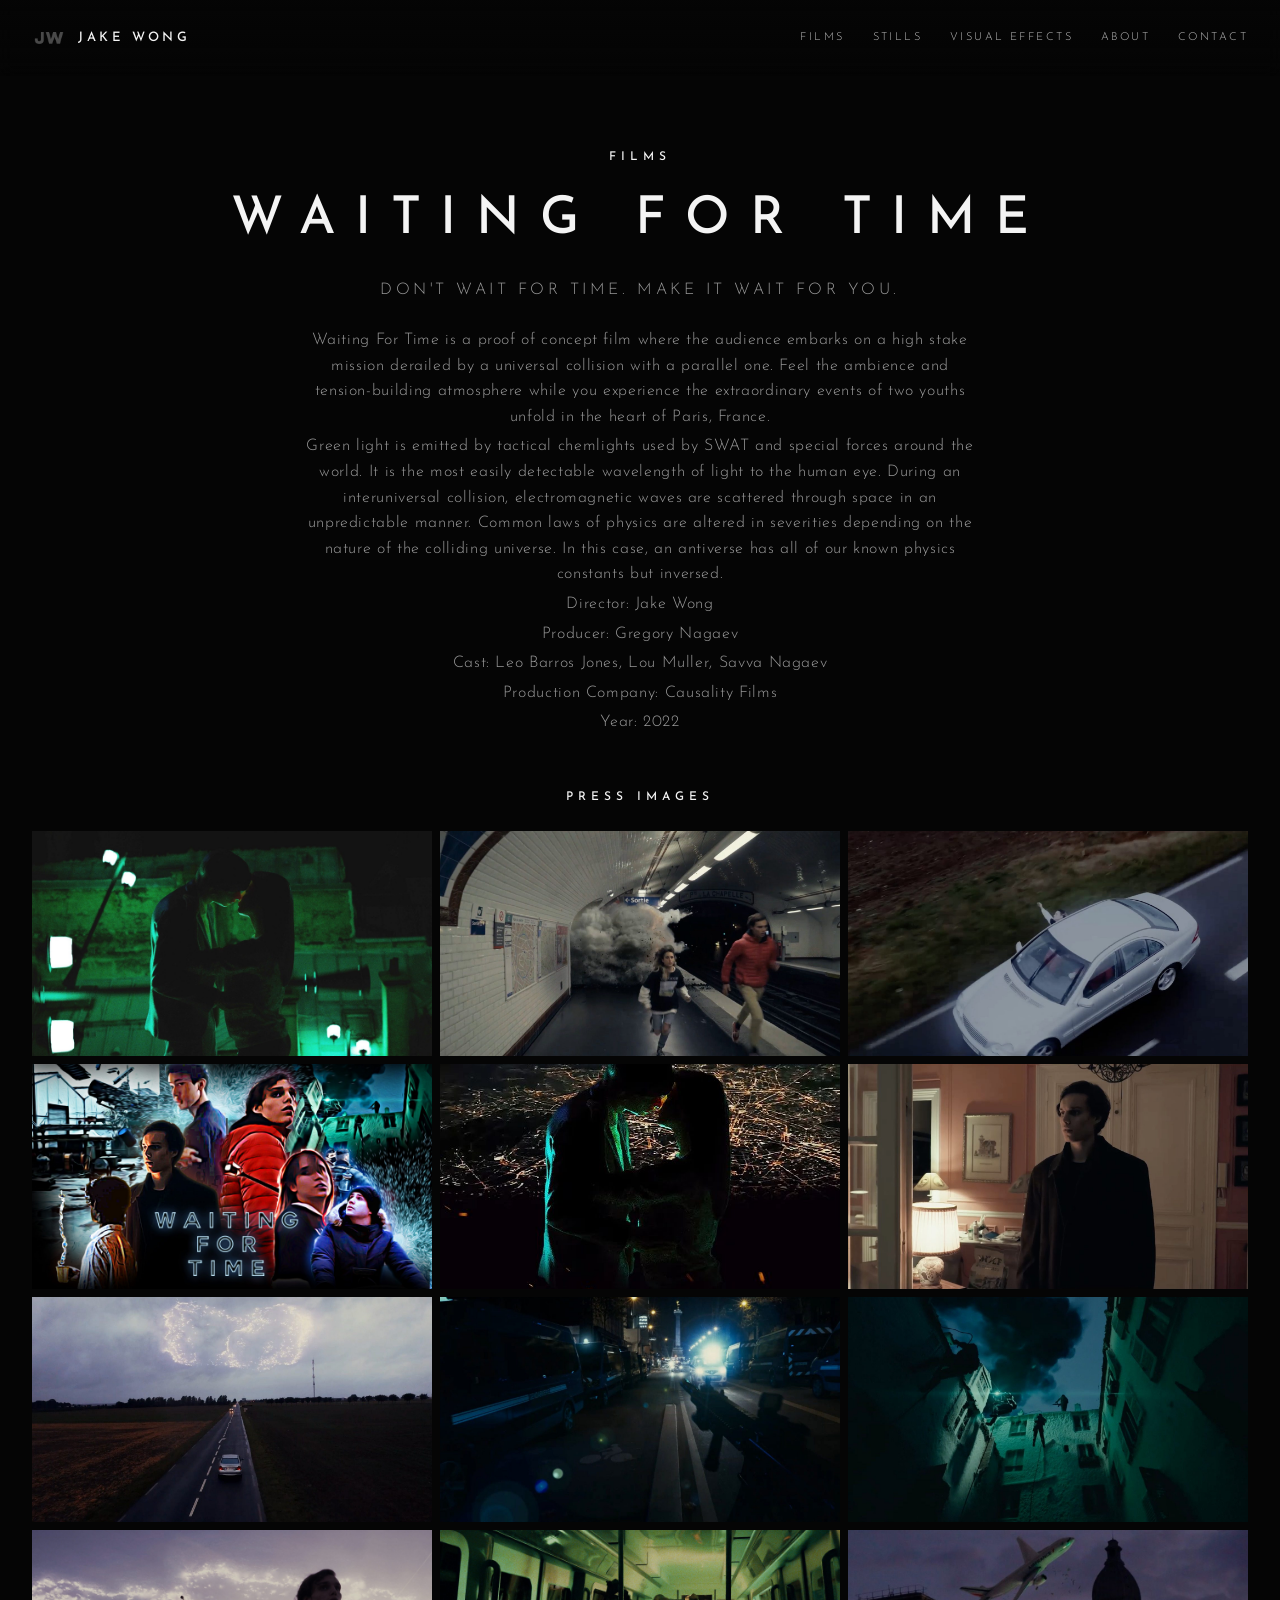
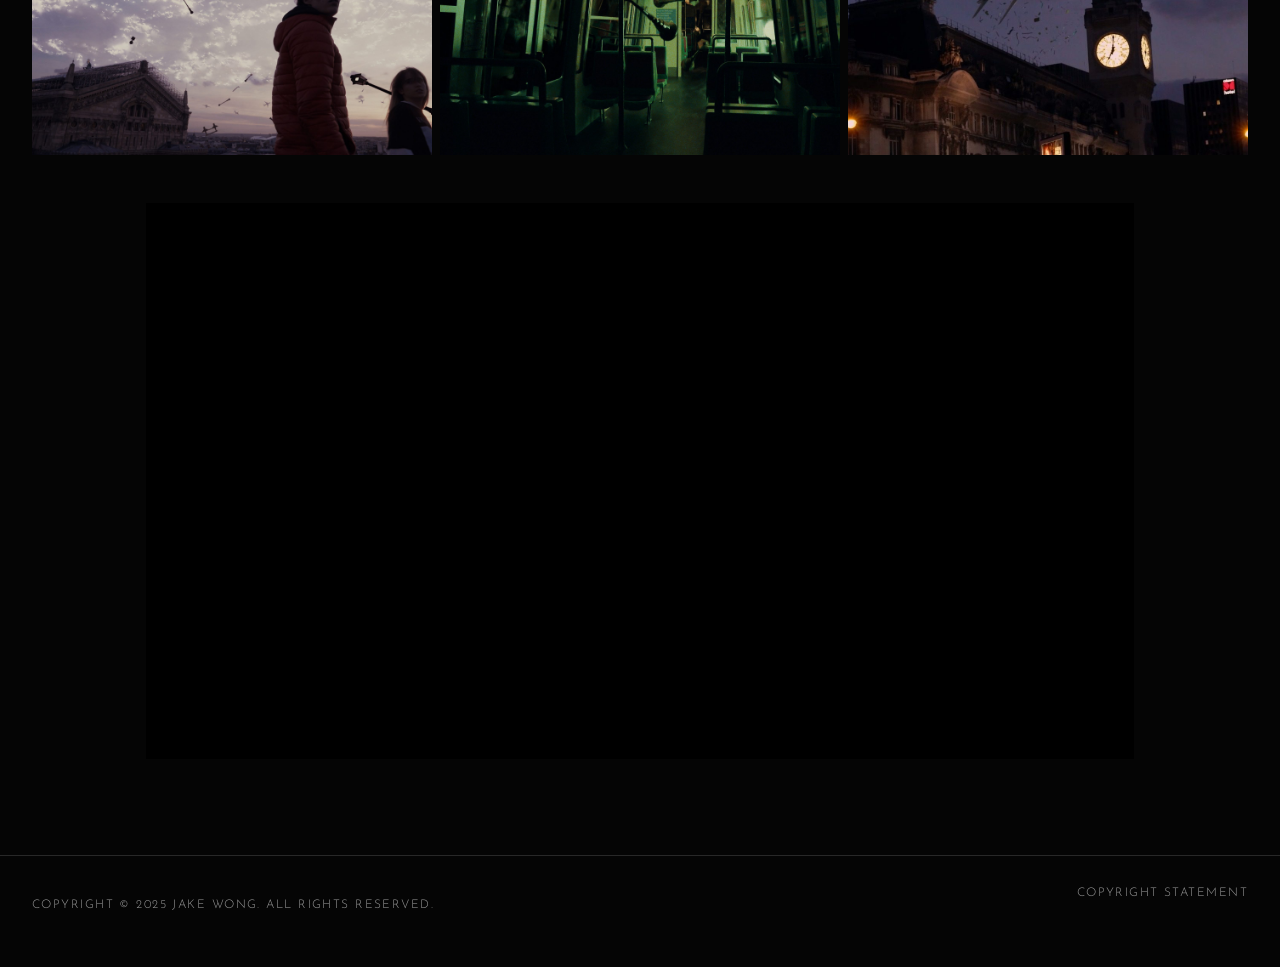
<file: films/waiting-for-time.html>
<!DOCTYPE html>
<html lang="en">
<head>
  <meta charset="UTF-8">
  <meta name="viewport" content="width=device-width, initial-scale=1">
  <title>Waiting For Time | Directed by Jake Wong</title>
  <meta name="description" content="Waiting For Time, a proof of concept film directed by Jake Wong.">
  <link rel="icon" href="../assets/images/web/4fa14d_7be3fbebd9a24fb7afb45a71a36d81fd~mv2.png">
  <link rel="preconnect" href="https://fonts.googleapis.com">
  <link rel="preconnect" href="https://fonts.gstatic.com" crossorigin>
  <link href="https://fonts.googleapis.com/css2?family=Josefin+Sans:ital,wght@0,300;0,400;0,500;0,600;1,300&display=swap" rel="stylesheet">
  <link rel="stylesheet" href="../assets/css/styles.css">
</head>
<body>
<header class="site-header">
  <a class="brand" href="../index.html"><img src="../assets/images/web/4fa14d_7be3fbebd9a24fb7afb45a71a36d81fd~mv2.png" alt="Jake Wong"><span>JAKE WONG</span></a>
  <button class="nav-toggle" aria-label="Menu"><span></span></button>
  <nav class="nav">
    <a href="../index.html#films">Films</a>
    <a href="../index.html#stills">Stills</a>
    <a href="../index.html#visual-effects">Visual Effects</a>
    <a href="../index.html#about">About</a>
    <a href="../index.html#contact">Contact</a>
  </nav>
</header>

<section class="page-hero">
  <p class="section-kicker">Films</p>
  <h1>Waiting For Time</h1>
  <p class="tag">Don't wait for time. Make it wait for you.</p>
  <div class="credits">
    <p>Waiting For Time is a proof of concept film where the audience embarks on a high stake mission derailed by a universal collision with a parallel one. Feel the ambience and tension-building atmosphere while you experience the extraordinary events of two youths unfold in the heart of Paris, France.</p>
    <p>Green light is emitted by tactical chemlights used by SWAT and special forces around the world. It is the most easily detectable wavelength of light to the human eye. During an interuniversal collision, electromagnetic waves are scattered through space in an unpredictable manner. Common laws of physics are altered in severities depending on the nature of the colliding universe. In this case, an antiverse has all of our known physics constants but inversed.</p>
    <p>Director: Jake Wong</p>
    <p>Producer: Gregory Nagaev</p>
    <p>Cast: Leo Barros Jones, Lou Muller, Savva Nagaev</p>
    <p>Production Company: Causality Films</p>
    <p>Year: 2022</p>
  </div>
</section>
<h2 class="section-kicker" style="text-align:center;margin-bottom:24px">Press Images</h2>
<div class="shot-grid">
<a class="shot" href="../assets/images/web/4fa14d_634779040b084c338ec5a431ee33b331~mv2.jpg" data-full="../assets/images/web/4fa14d_634779040b084c338ec5a431ee33b331~mv2.jpg"><img src="../assets/images/web/4fa14d_634779040b084c338ec5a431ee33b331~mv2.jpg" alt="" loading="lazy"></a>
<a class="shot" href="../assets/images/web/4fa14d_2677997826df424896746b7f5c8cc7e7~mv2.jpg" data-full="../assets/images/web/4fa14d_2677997826df424896746b7f5c8cc7e7~mv2.jpg"><img src="../assets/images/web/4fa14d_2677997826df424896746b7f5c8cc7e7~mv2.jpg" alt="" loading="lazy"></a>
<a class="shot" href="../assets/images/web/4fa14d_2af0992ef2e24ff39cdc96230f545c08~mv2.jpg" data-full="../assets/images/web/4fa14d_2af0992ef2e24ff39cdc96230f545c08~mv2.jpg"><img src="../assets/images/web/4fa14d_2af0992ef2e24ff39cdc96230f545c08~mv2.jpg" alt="" loading="lazy"></a>
<a class="shot" href="../assets/images/web/4fa14d_80adcb7a7fb8454ba24179ecab4a2430~mv2.jpg" data-full="../assets/images/web/4fa14d_80adcb7a7fb8454ba24179ecab4a2430~mv2.jpg"><img src="../assets/images/web/4fa14d_80adcb7a7fb8454ba24179ecab4a2430~mv2.jpg" alt="" loading="lazy"></a>
<a class="shot" href="../assets/images/web/4fa14d_ac5ec728669447a2be6c5061d5200b85~mv2.jpg" data-full="../assets/images/web/4fa14d_ac5ec728669447a2be6c5061d5200b85~mv2.jpg"><img src="../assets/images/web/4fa14d_ac5ec728669447a2be6c5061d5200b85~mv2.jpg" alt="" loading="lazy"></a>
<a class="shot" href="../assets/images/web/4fa14d_b950fa18bb6c460a8df2a831a2b17d5c~mv2.jpg" data-full="../assets/images/web/4fa14d_b950fa18bb6c460a8df2a831a2b17d5c~mv2.jpg"><img src="../assets/images/web/4fa14d_b950fa18bb6c460a8df2a831a2b17d5c~mv2.jpg" alt="" loading="lazy"></a>
<a class="shot" href="../assets/images/web/4fa14d_bb6f39cb7e6542e9b1785ef88964f371~mv2.jpg" data-full="../assets/images/web/4fa14d_bb6f39cb7e6542e9b1785ef88964f371~mv2.jpg"><img src="../assets/images/web/4fa14d_bb6f39cb7e6542e9b1785ef88964f371~mv2.jpg" alt="" loading="lazy"></a>
<a class="shot" href="../assets/images/web/4fa14d_e74ee34219fa4cd0983d44d392198d59~mv2.jpg" data-full="../assets/images/web/4fa14d_e74ee34219fa4cd0983d44d392198d59~mv2.jpg"><img src="../assets/images/web/4fa14d_e74ee34219fa4cd0983d44d392198d59~mv2.jpg" alt="" loading="lazy"></a>
<a class="shot" href="../assets/images/web/4fa14d_fd19413719a04b92b1b816c001f63e96~mv2.jpg" data-full="../assets/images/web/4fa14d_fd19413719a04b92b1b816c001f63e96~mv2.jpg"><img src="../assets/images/web/4fa14d_fd19413719a04b92b1b816c001f63e96~mv2.jpg" alt="" loading="lazy"></a>
<a class="shot" href="../assets/images/web/4fa14d_9ba3fa909084448bb2864c666a8144e7~mv2.jpg" data-full="../assets/images/web/4fa14d_9ba3fa909084448bb2864c666a8144e7~mv2.jpg"><img src="../assets/images/web/4fa14d_9ba3fa909084448bb2864c666a8144e7~mv2.jpg" alt="" loading="lazy"></a>
<a class="shot" href="../assets/images/web/4fa14d_b200b1073c7e4485b6386e9721665e49~mv2.jpg" data-full="../assets/images/web/4fa14d_b200b1073c7e4485b6386e9721665e49~mv2.jpg"><img src="../assets/images/web/4fa14d_b200b1073c7e4485b6386e9721665e49~mv2.jpg" alt="" loading="lazy"></a>
<a class="shot" href="../assets/images/web/4fa14d_51894d8401d047a593d2c7db753b0862~mv2.jpg" data-full="../assets/images/web/4fa14d_51894d8401d047a593d2c7db753b0862~mv2.jpg"><img src="../assets/images/web/4fa14d_51894d8401d047a593d2c7db753b0862~mv2.jpg" alt="" loading="lazy"></a>
</div>
<div class="film-videos">
  <div class="embed">
    <iframe src="https://www.youtube-nocookie.com/embed/tAYVcWNJbqM" title="Waiting For Time" allow="accelerometer; autoplay; clipboard-write; encrypted-media; gyroscope; picture-in-picture; web-share" allowfullscreen loading="lazy"></iframe>
  </div>
</div>

<footer class="site-footer">
  <p>Copyright &copy; 2025 Jake Wong. All Rights Reserved.</p>
  <a href="../copyright.html">Copyright Statement</a>
</footer>
<div class="lightbox" aria-hidden="true"><button class="lightbox-close" aria-label="Close">&times;</button><img alt=""></div>
<script src="../assets/js/main.js"></script>
</body>
</html>
</file>
<file: assets/css/styles.css>
:root {
  --bg: #050505;
  --bg-elevated: #0c0c0c;
  --text: #f4f4f4;
  --muted: #9a9a9a;
  --line: rgba(255, 255, 255, 0.14);
  --accent: #ffffff;
  --header-h: 76px;
  --max: 1280px;
  --font-display: "Josefin Sans", sans-serif;
  --font-body: "Josefin Sans", "Avenir Next", "Segoe UI", sans-serif;
}

*,
*::before,
*::after {
  box-sizing: border-box;
}

html {
  scroll-behavior: smooth;
}

body {
  margin: 0;
  background: var(--bg);
  color: var(--text);
  font-family: var(--font-body);
  font-weight: 300;
  letter-spacing: 0.04em;
  line-height: 1.6;
}

img {
  max-width: 100%;
  display: block;
}

a {
  color: inherit;
  text-decoration: none;
}

button,
input,
select,
textarea {
  font-family: inherit;
}

.site-header {
  position: fixed;
  inset: 0 0 auto;
  z-index: 40;
  height: var(--header-h);
  display: flex;
  align-items: center;
  justify-content: space-between;
  padding: 0 32px;
  background: linear-gradient(to bottom, rgba(5, 5, 5, 0.92), rgba(5, 5, 5, 0.35) 70%, transparent);
  backdrop-filter: blur(8px);
}

.brand {
  display: flex;
  align-items: center;
  gap: 12px;
  font-family: var(--font-display);
  font-weight: 500;
  letter-spacing: 0.28em;
  font-size: 13px;
}

.brand img {
  width: 34px;
  height: 34px;
}

.nav {
  display: flex;
  gap: 28px;
  font-size: 11px;
  letter-spacing: 0.22em;
  text-transform: uppercase;
}

.nav a {
  opacity: 0.78;
  transition: opacity 0.2s ease;
}

.nav a:hover,
.nav a.is-active {
  opacity: 1;
}

.nav-toggle {
  display: none;
  background: none;
  border: 0;
  color: #fff;
  width: 40px;
  height: 40px;
  cursor: pointer;
}

.nav-toggle span,
.nav-toggle span::before,
.nav-toggle span::after {
  display: block;
  width: 18px;
  height: 1px;
  background: #fff;
  position: relative;
}

.nav-toggle span::before,
.nav-toggle span::after {
  content: "";
  position: absolute;
  left: 0;
}

.nav-toggle span::before { top: -6px; }
.nav-toggle span::after { top: 6px; }

.hero {
  min-height: 100vh;
  display: grid;
  place-items: center;
  position: relative;
  overflow: hidden;
  text-align: center;
  padding: 120px 24px 80px;
}

.hero--secondary {
  min-height: 72vh;
}

.hero img.hero-bg,
.hero video.hero-bg {
  position: absolute;
  inset: 0;
  width: 100%;
  height: 100%;
  object-fit: cover;
  filter: brightness(0.55) saturate(0.85);
}

.hero::after {
  content: "";
  position: absolute;
  inset: 0;
  background: linear-gradient(to bottom, rgba(5, 5, 5, 0.25), rgba(5, 5, 5, 0.55) 55%, var(--bg));
}

.hero-copy {
  position: relative;
  z-index: 1;
}

.hero h1,
.section-kicker,
.film-card h3,
.page-hero h1 {
  font-family: var(--font-display);
  font-weight: 500;
  letter-spacing: 0.38em;
  text-transform: uppercase;
  margin: 0;
}

.hero h1 {
  font-size: clamp(32px, 6vw, 72px);
  letter-spacing: 0.42em;
}

.hero p {
  margin: 18px 0 0;
  font-size: clamp(12px, 1.6vw, 16px);
  letter-spacing: 0.32em;
  text-transform: uppercase;
  color: #dedede;
}

.hero-tagline {
  display: flex;
  flex-wrap: wrap;
  align-items: center;
  justify-content: center;
  gap: 0.45em;
}

.hero-tagline a {
  display: inline-flex;
  align-items: center;
  line-height: 0;
  background: transparent;
  border: 0;
}

.hero-tagline a:hover .hero-starling-logo {
  opacity: 0.85;
}

.hero-starling-logo {
  display: block;
  height: 2.4em;
  width: auto;
  max-width: min(46vw, 320px);
  object-fit: contain;
  background: transparent;
  transition: opacity 0.2s ease;
}

.section {
  padding: 96px 32px;
  max-width: var(--max);
  margin: 0 auto;
}

.section-head {
  text-align: center;
  margin-bottom: 48px;
}

.section-kicker {
  font-size: 12px;
  letter-spacing: 0.42em;
  margin-bottom: 12px;
}

.section h2 {
  font-family: var(--font-display);
  font-weight: 400;
  letter-spacing: 0.28em;
  text-transform: uppercase;
  font-size: clamp(22px, 3vw, 34px);
  margin: 0 0 16px;
}

.lede {
  max-width: 720px;
  margin: 0 auto;
  color: var(--muted);
}

.aerial-use-grid {
  display: grid;
  grid-template-columns: repeat(3, minmax(0, 1fr));
  gap: 12px;
  margin: 48px auto 0;
  max-width: 960px;
}

.aerial-use-card {
  position: relative;
  aspect-ratio: 1 / 1;
  overflow: hidden;
  background: #111;
}

.aerial-use-card img {
  width: 100%;
  height: 100%;
  object-fit: cover;
  transform: scale(1.02);
  transition: transform 0.6s ease;
}

.aerial-use-card:hover img {
  transform: scale(1.06);
}

.aerial-use-card h3 {
  position: absolute;
  inset: auto 0 0;
  margin: 0;
  padding: 28px 16px 18px;
  font-family: var(--font-display);
  font-size: 11px;
  font-weight: 500;
  letter-spacing: 0.28em;
  text-transform: uppercase;
  text-align: center;
  background: linear-gradient(to top, rgba(0, 0, 0, 0.88), transparent);
}

.film-grid,
.vfx-grid {
  display: grid;
  grid-template-columns: repeat(2, 1fr);
  gap: 18px;
}

.film-card,
.vfx-card {
  position: relative;
  display: block;
  overflow: hidden;
  min-height: 280px;
  background: #111;
}

.film-card img,
.vfx-card img,
.still img,
.shot img {
  width: 100%;
  height: 100%;
  object-fit: cover;
  aspect-ratio: 16 / 9;
  transform: scale(1.02);
  transition: transform 0.6s ease;
}

.film-card:hover img,
.vfx-card:hover img,
.still:hover img,
.shot:hover img {
  transform: scale(1.08);
}

.film-card figcaption,
.vfx-card figcaption {
  position: absolute;
  inset: auto 0 0;
  padding: 28px 20px 18px;
  background: linear-gradient(to top, rgba(0, 0, 0, 0.85), transparent);
}

.film-card h3,
.vfx-card h3 {
  font-size: 14px;
  letter-spacing: 0.22em;
}

.film-card span,
.vfx-card span {
  display: block;
  margin-top: 6px;
  font-size: 11px;
  letter-spacing: 0.2em;
  text-transform: uppercase;
  color: #cfcfcf;
}

.stills-grid {
  display: grid;
  grid-template-columns: repeat(3, 1fr);
  gap: 8px;
}

.still,
.shot {
  cursor: zoom-in;
  overflow: hidden;
  background: #111;
}

.logos {
  display: flex;
  justify-content: center;
  align-items: center;
  gap: 48px;
  flex-wrap: wrap;
  margin-bottom: 36px;
  opacity: 0.9;
}

.logos img {
  height: 42px;
  width: auto;
  max-width: 120px;
  object-fit: contain;
  filter: brightness(0) invert(1);
}

.logos img.logo-light {
  filter: none;
}

.logos img.logo-ports-monaco {
  height: 38px;
  max-width: 160px;
}

.about-grid {
  display: grid;
  grid-template-columns: 1.1fr 0.9fr;
  gap: 48px;
  align-items: center;
}

.about-grid img {
  width: 100%;
  height: 420px;
  object-fit: cover;
}

.quote {
  font-style: italic;
  margin-top: 28px;
  letter-spacing: 0.06em;
}

.btn {
  display: inline-flex;
  align-items: center;
  justify-content: center;
  min-height: 44px;
  padding: 0 22px;
  border: 1px solid #fff;
  background: transparent;
  color: #fff;
  letter-spacing: 0.18em;
  text-transform: uppercase;
  font-size: 11px;
  cursor: pointer;
  transition: background 0.2s ease, color 0.2s ease;
}

.btn:hover {
  background: #fff;
  color: #000;
}

.contact-wrap {
  display: grid;
  grid-template-columns: 0.9fr 1.1fr;
  gap: 56px;
}

.contact-meta a {
  display: inline-block;
  margin-right: 18px;
  border-bottom: 1px solid var(--line);
  padding-bottom: 2px;
  letter-spacing: 0.16em;
  text-transform: uppercase;
  font-size: 12px;
}

form {
  display: grid;
  gap: 12px;
}

input,
select,
textarea {
  width: 100%;
  background: transparent;
  border: 0;
  border-bottom: 1px solid var(--line);
  color: #fff;
  padding: 14px 0;
  font-size: 14px;
  letter-spacing: 0.06em;
  outline: none;
}

textarea {
  min-height: 120px;
  resize: vertical;
}

select option {
  color: #000;
}

.form-success,
.form-error {
  display: none;
  letter-spacing: 0.28em;
  text-transform: uppercase;
}

.form-success.is-visible,
.form-error.is-visible {
  display: block;
}

.form-error {
  color: #ffb4b4;
}

#contact-form.is-submitting .btn {
  opacity: 0.65;
  pointer-events: none;
}

.site-footer {
  border-top: 1px solid var(--line);
  padding: 28px 32px 40px;
  display: flex;
  justify-content: space-between;
  gap: 16px;
  color: var(--muted);
  font-size: 12px;
  letter-spacing: 0.12em;
  text-transform: uppercase;
}

.page-hero {
  padding: calc(var(--header-h) + 72px) 32px 48px;
  text-align: center;
}

.page-hero p.tag {
  letter-spacing: 0.22em;
  text-transform: uppercase;
  color: var(--muted);
}

.credits {
  max-width: 680px;
  margin: 24px auto 0;
  color: var(--muted);
}

.credits p {
  margin: 4px 0;
}

.embed {
  position: relative;
  width: min(1100px, calc(100% - 48px));
  margin: 0 auto 48px;
  aspect-ratio: 16 / 9;
  background: #000;
}

.embed iframe,
.embed video {
  position: absolute;
  inset: 0;
  width: 100%;
  height: 100%;
  border: 0;
  object-fit: contain;
  background: #000;
}

.shot-grid {
  display: grid;
  grid-template-columns: repeat(3, 1fr);
  gap: 8px;
  padding: 0 32px 96px;
  max-width: 1400px;
  margin: 0 auto;
}

.shot-grid:has(+ .film-videos) {
  padding-bottom: 48px;
}

.film-videos {
  padding: 0 32px 96px;
  max-width: 1100px;
  margin: 0 auto;
}

.film-videos .embed {
  margin-bottom: 40px;
}

.film-videos .embed:last-child {
  margin-bottom: 0;
}

.film-video-label {
  text-align: center;
  margin: 0 0 16px;
}

.lightbox {
  position: fixed;
  inset: 0;
  background: rgba(0, 0, 0, 0.92);
  display: none;
  place-items: center;
  z-index: 80;
  padding: 32px;
}

.lightbox.is-open {
  display: grid;
}

.lightbox img {
  max-width: min(1400px, 92vw);
  max-height: 88vh;
  object-fit: contain;
}

.lightbox-close {
  position: absolute;
  top: 18px;
  right: 24px;
  background: none;
  border: 0;
  color: #fff;
  font-size: 28px;
  cursor: pointer;
}

.legal {
  max-width: 780px;
  margin: 0 auto;
  color: #cfcfcf;
}

@media (max-width: 900px) {
  .film-grid,
  .vfx-grid,
  .about-grid,
  .contact-wrap,
  .stills-grid,
  .shot-grid,
  .aerial-use-grid {
    grid-template-columns: 1fr;
  }

  .stills-grid,
  .shot-grid {
    grid-template-columns: 1fr 1fr;
  }

  .nav-toggle {
    display: grid;
    place-items: center;
  }

  .nav {
    display: none;
    position: absolute;
    top: var(--header-h);
    right: 0;
    left: 0;
    flex-direction: column;
    gap: 0;
    background: rgba(5, 5, 5, 0.96);
    padding: 12px 0 24px;
  }

  .nav.is-open {
    display: flex;
  }

  .nav a {
    padding: 14px 32px;
    border-top: 1px solid var(--line);
  }

  .site-header {
    padding: 0 18px;
  }

  .site-footer,
  .section {
    padding-left: 18px;
    padding-right: 18px;
  }
}


.page-hero h1 {
  font-size: clamp(28px, 5vw, 52px);
  margin-bottom: 16px;
}

.film-card,
.vfx-card {
  display: block;
}

.vfx-card::after {
  content: "";
  position: absolute;
  left: 18px;
  bottom: 72px;
  width: 0;
  height: 0;
  border-style: solid;
  border-width: 8px 0 8px 14px;
  border-color: transparent transparent transparent #fff;
  opacity: 0.9;
}
</file>
